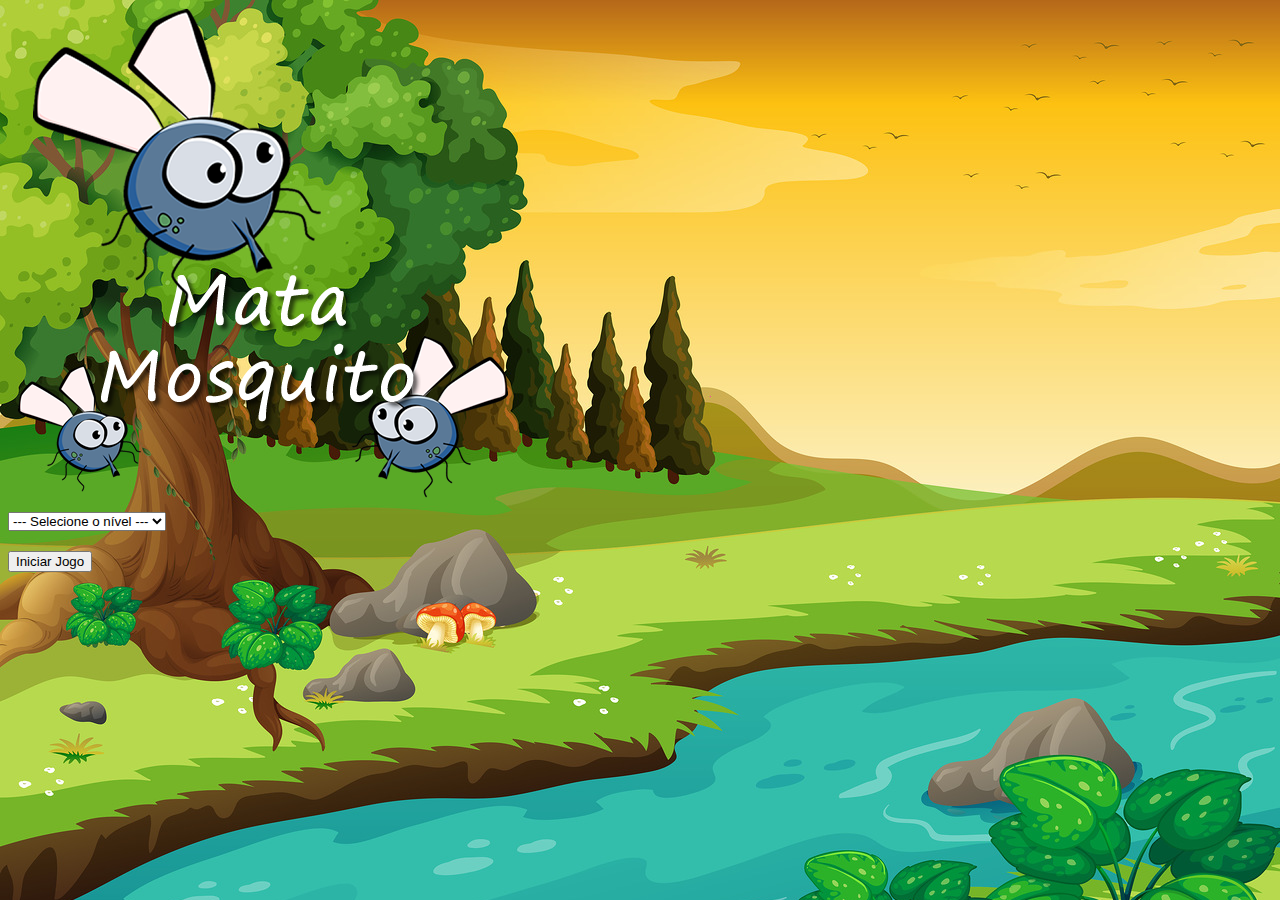
<file: index.html>
<!DOCTYPE html>
<html lang="pt-br">

<head>
    <meta charset="UTF-8">
    <meta http-equiv="X-UA-Compatible" content="IE=edge">
    <meta name="viewport" content="width=device-width, initial-scale=1.0">
    <link href="https://cdn.jsdelivr.net/npm/bootstrap@5.2.0/dist/css/bootstrap.min.css" rel="stylesheet"
        integrity="sha384-gH2yIJqKdNHPEq0n4Mqa/HGKIhSkIHeL5AyhkYV8i59U5AR6csBvApHHNl/vI1Bx" crossorigin="anonymous">
    <link rel="stylesheet" href="estilo.css">
    <script>
        function iniciarJogo() {
            var nivel = document.getElementById('nivel').value

            if(nivel === '') {
                alert('Selecione um nível para iniciar o jogo')
                return false
            }
            document.location.href = 'app.html?' + nivel;
        }
    </script>
    <title>Jogo Mata-Mosquito</title>
</head>

<body>
    <div class="container">
        <div class="row">
            <div class="col">
                <div class="d-flex justify-content-center">
                    <img src="img/game.png">
                </div>
            </div>
        </div>

        <div class="row">
            <div class="col">
                <div class="d-flex justify-content-center">
                    <div class="mb-2">
                        <select id="nivel" class="form-control">
                            <option value="">--- Selecione o nível ---</option>
                            <option value="normal">Normal</option>
                            <option value="dificil">Difícil</option>
                            <option value="muitoDificil">Muito Difícil</option>
                        </select>
                    </div>
                </div>
            </div>
        </div>

        <div class="row">
            <div class="col">
                <div class="d-flex justify-content-center">
                    <button type="button" style="margin-top: 20px;" class="btn btn-danger btn-lg"
                        onclick="iniciarJogo()">Iniciar Jogo</button>
                </div>
            </div>
        </div>
    </div>
</body>

</html>
</file>
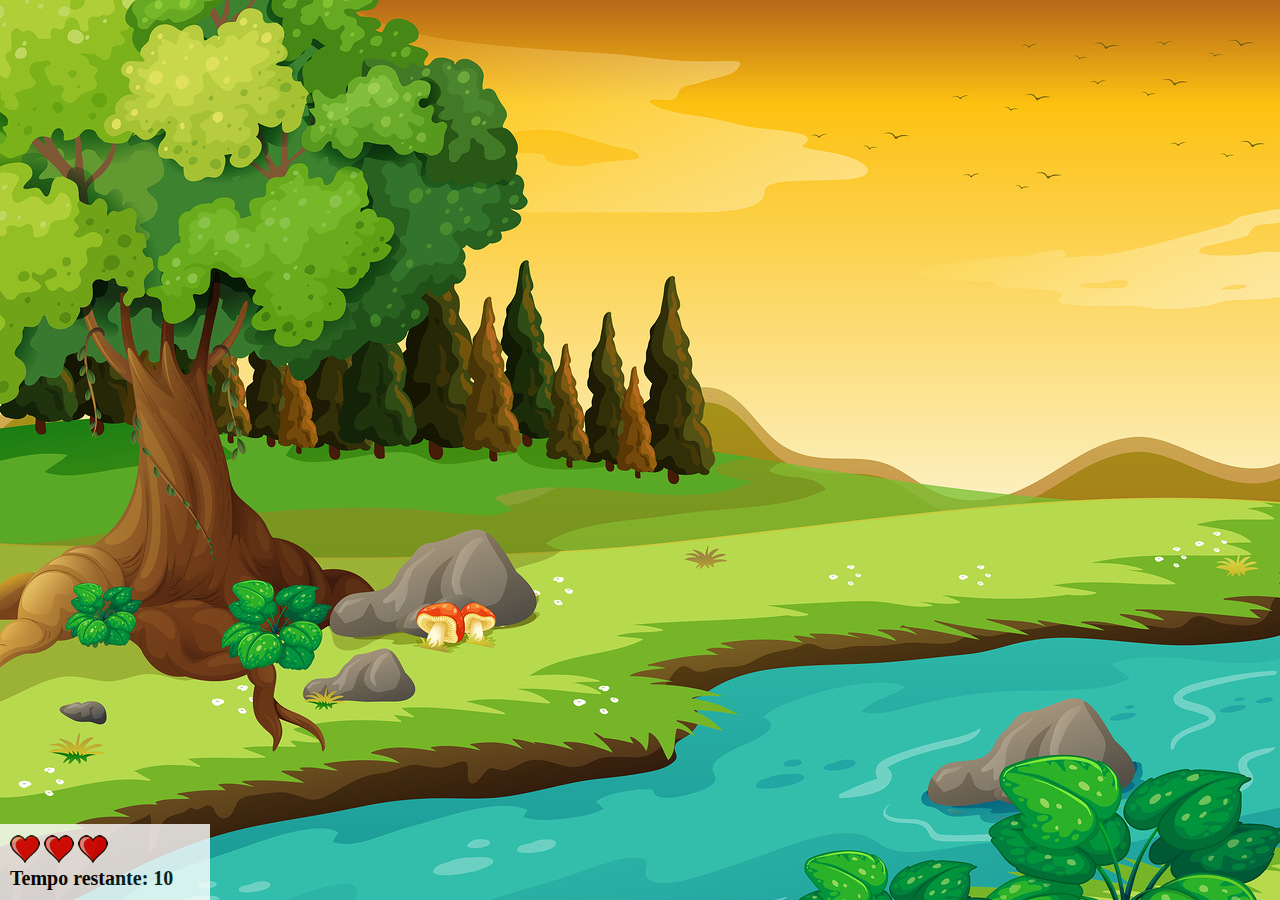
<file: app.html>
<!DOCTYPE html>
<html lang="pt-br">

<head>
    <meta charset="UTF-8">
    <meta http-equiv="X-UA-Compatible" content="IE=edge">
    <meta name="viewport" content="width=device-width, initial-scale=1.0">
    <link rel="stylesheet" href="estilo.css">
    <title>Jogo Mata-Mosquito</title>
    <script src="jogo.js"></script>
</head>

<body onresize="ajustaTamanhoPalcoJogo()">

    <div class="painel">
        <div class="vidas">
            <img id="v1" src="img/coracao_cheio.png">
            <img id="v2" src="img/coracao_cheio.png">
            <img id="v3" src="img/coracao_cheio.png">
        </div>
        <div class="cronometro"> Tempo restante:
            <span id="cronometro">

            </span>
        </div>
    </div>

    <script>
        document.getElementById('cronometro').innerHTML = tempo

        var criaMosquito = setInterval(function () {
            posicaoRandomica()
        }, criaMosquitoTempo)
    </script>
</body>

</html>
</file>
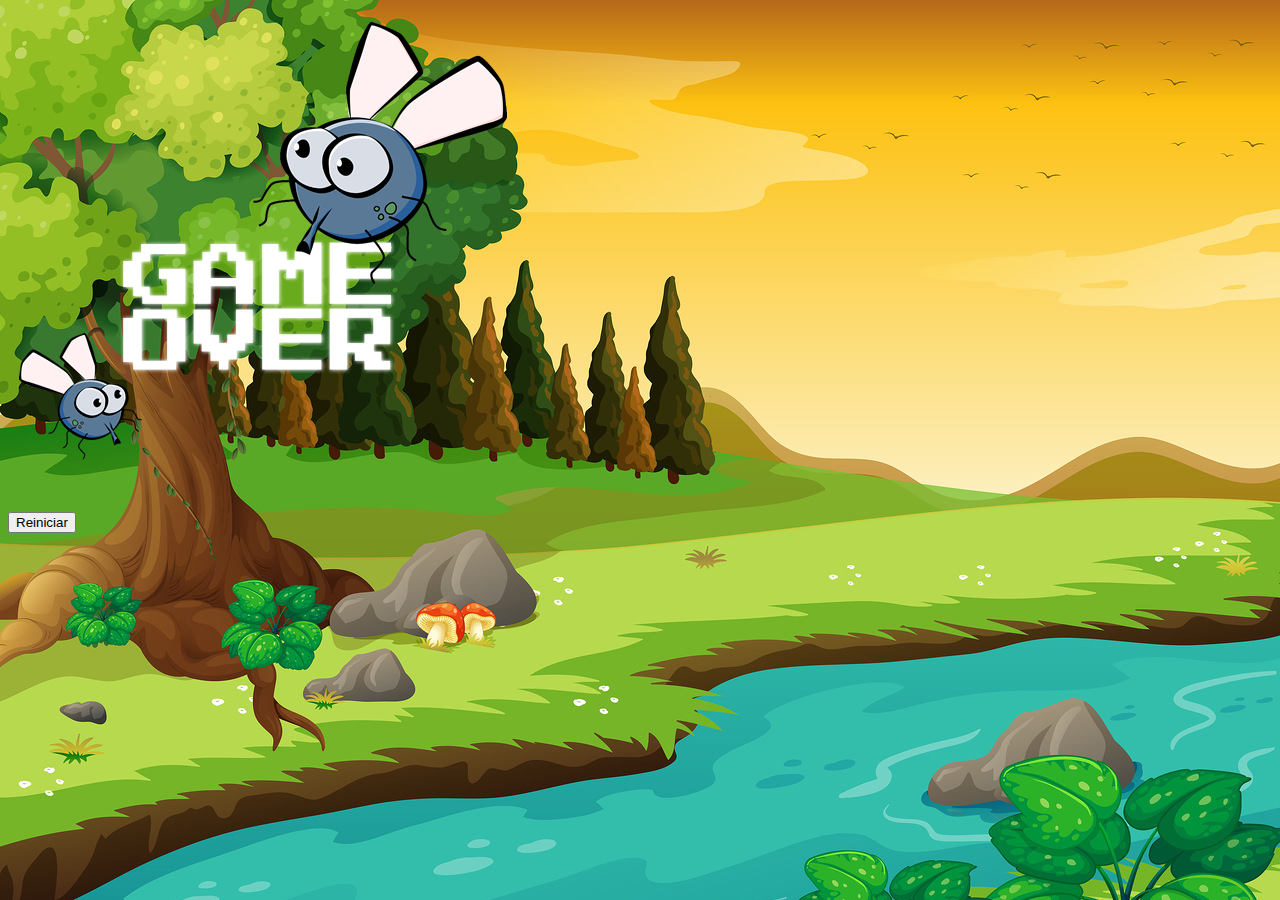
<file: fim_de_jogo.html>
<!DOCTYPE html>
<html lang="pt-br">

<head>
    <meta charset="UTF-8">
    <meta http-equiv="X-UA-Compatible" content="IE=edge">
    <meta name="viewport" content="width=device-width, initial-scale=1.0">
    <link href="https://cdn.jsdelivr.net/npm/bootstrap@5.2.0/dist/css/bootstrap.min.css" rel="stylesheet"
        integrity="sha384-gH2yIJqKdNHPEq0n4Mqa/HGKIhSkIHeL5AyhkYV8i59U5AR6csBvApHHNl/vI1Bx" crossorigin="anonymous">
    <link rel="stylesheet" href="estilo.css">
    <title>Fim de Jogo</title>
</head>

<body>
    <div class="container">
        <div class="row">
            <div class="col">
                <div class="d-flex justify-content-center">
                    <img src="img/game_over.png">
                </div>
            </div>
        </div>

        <div class="row">
            <div class="col">
                <div class="d-flex justify-content-center">
                    <button type="button" class="btn btn-dark btn-lg" onclick="window.location.href = 'index.html'">Reiniciar</button>
                </div>
            </div>
        </div>
    </div>
</body>

</html>
</file>
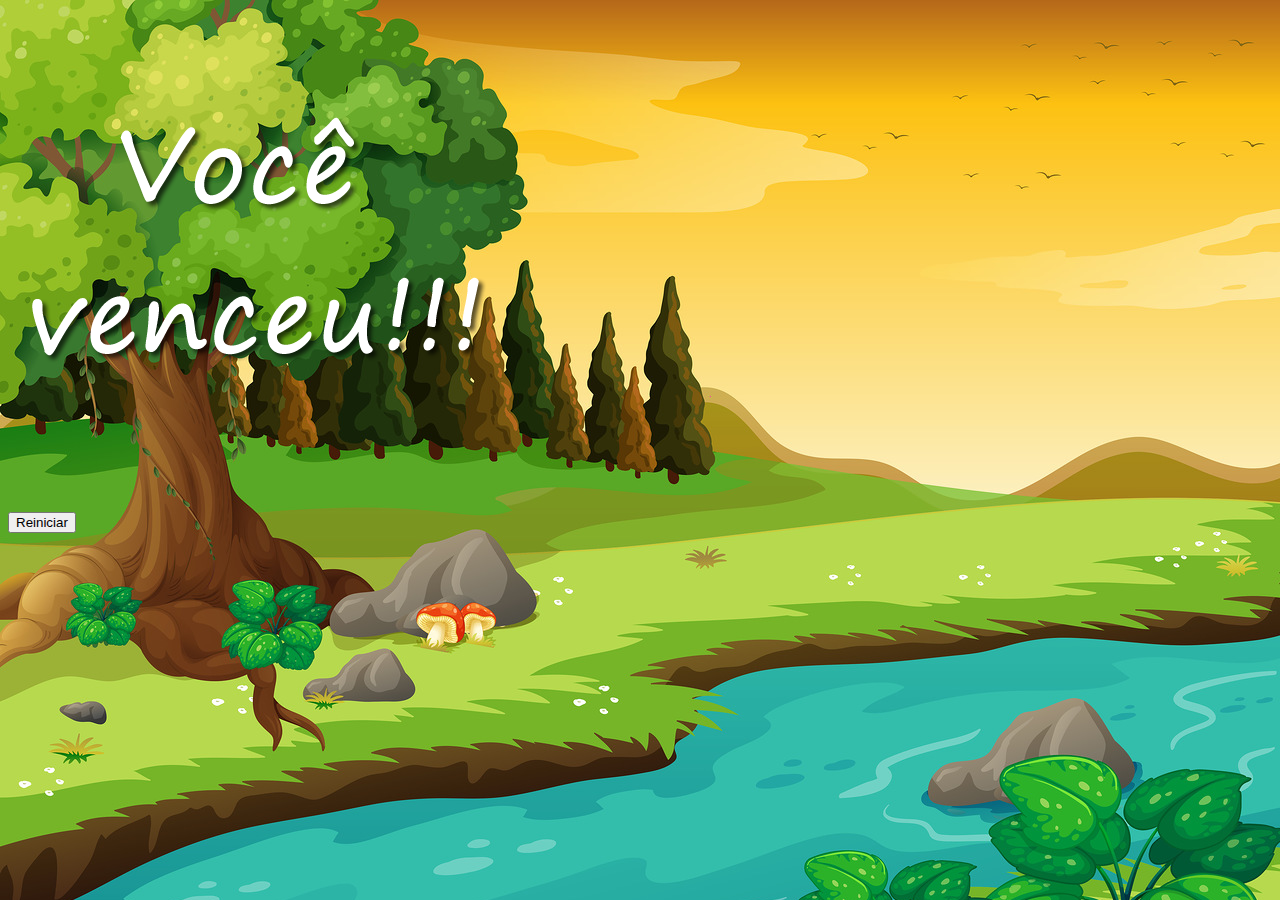
<file: vitoria.html>
<!DOCTYPE html>
<html lang="pt-br">

<head>
    <meta charset="UTF-8">
    <meta http-equiv="X-UA-Compatible" content="IE=edge">
    <meta name="viewport" content="width=device-width, initial-scale=1.0">
    <link href="https://cdn.jsdelivr.net/npm/bootstrap@5.2.0/dist/css/bootstrap.min.css" rel="stylesheet"
        integrity="sha384-gH2yIJqKdNHPEq0n4Mqa/HGKIhSkIHeL5AyhkYV8i59U5AR6csBvApHHNl/vI1Bx" crossorigin="anonymous">
    <link rel="stylesheet" href="estilo.css">
    <title>Vitória</title>
</head>

<body>
    <div class="container">
        <div class="row">
            <div class="col">
                <div class="d-flex justify-content-center">
                    <img src="img/vitoria.png">
                </div>
            </div>
        </div>

        <div class="row">
            <div class="col">
                <div class="d-flex justify-content-center">
                    <button type="button" class="btn btn-dark btn-lg" onclick="window.location.href = 'index.html'">Reiniciar</button>
                </div>
            </div>
        </div>
    </div>
</body>

</html>
</file>
<file: estilo.css>
html {
    cursor: url('img/mata_mosquito.png') 30 30, auto;
}

body {
    background-image: url('img/bg.jpg');
    background-repeat: no-repeat;
    background-size: 100%;
}

.mosquito1 {
    width: 70px;
    height: 70px;
}

.mosquito2 {
    width: 130px;
    height: 130px;
}

.mosquito3 {
    width: 100px;
    height: 100px;
}

.ladoA {
    transform: scaleX(1);
}

.ladoB {
    transform: scaleX(-1);
}

.painel {
    position: absolute;
    width: 190px;
    padding: 10px;
    left: 0px;
    bottom: 0px;
    border-top: solid 1px #fff;
    background-color: #fff;
    opacity: 0.8;
}

.vidas {
    float: left;
}

.cronometro {
    float: left;
    font-size: 20px;
    font-weight: bolder;
}
</file>
